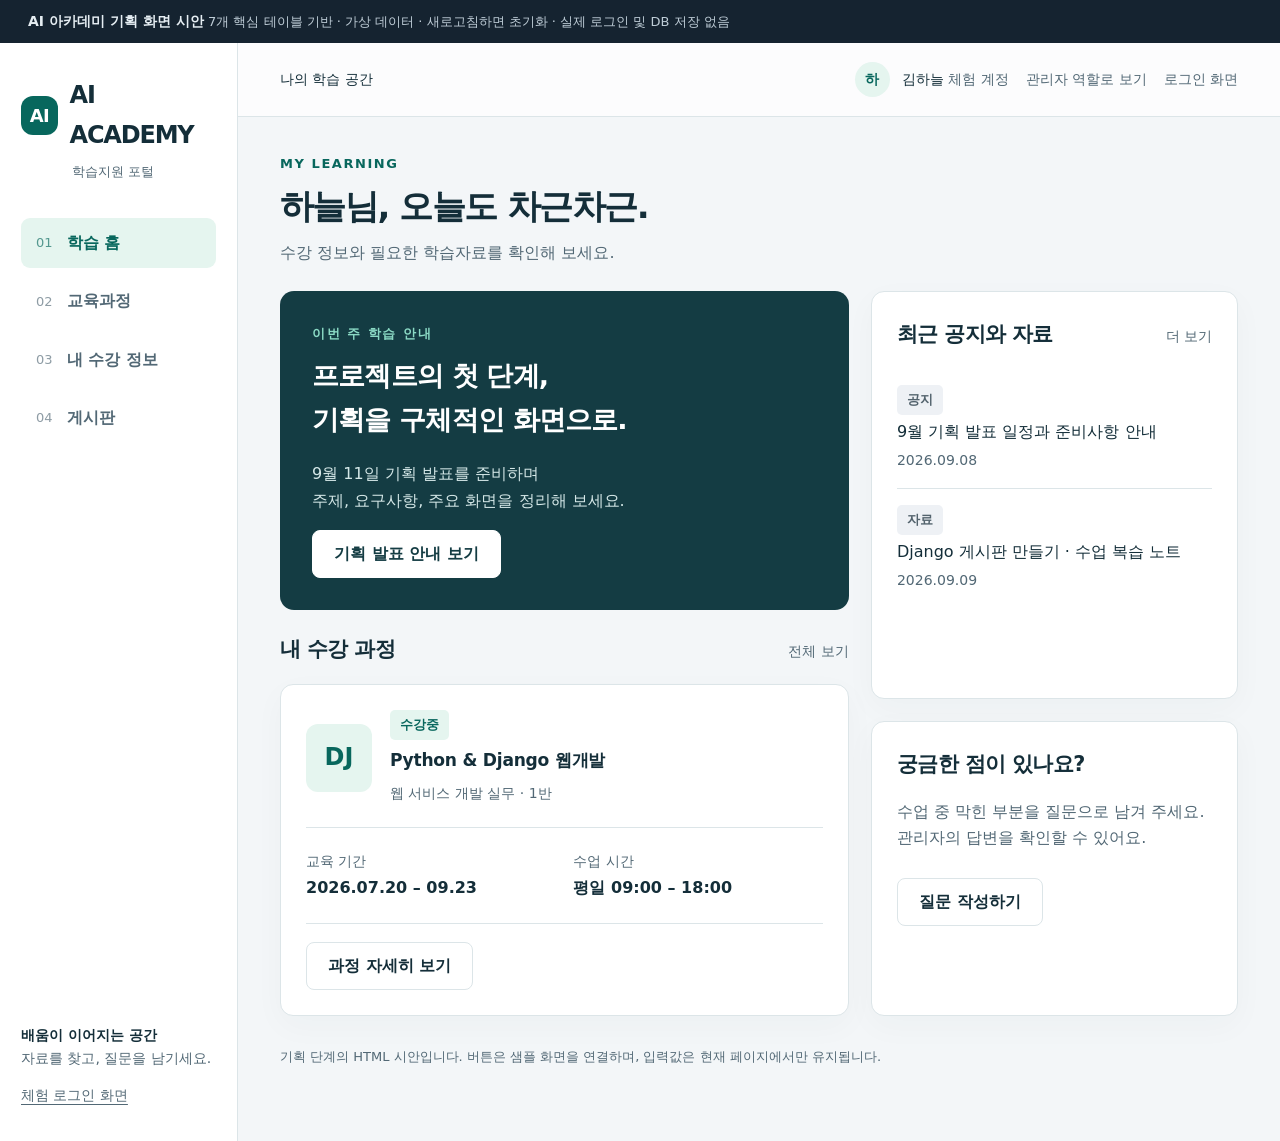
<file: index.html>
<!doctype html>
<html lang="ko">
<head>
<meta charset="utf-8"><meta name="viewport" content="width=device-width, initial-scale=1">
<title>AI 아카데미 · 학습지원 포털</title>
<meta name="description" content="회원, 교육과정, 개설강좌, 수강신청, 게시글, 답변, 첨부파일을 기반으로 구성한 AI 아카데미 학습지원 포털 화면 시안">
<style>
/* 01. 공통 디자인 값: 이후 Django 템플릿으로 옮길 때 이 CSS를 공통 파일로 분리합니다. */
:root{--ink:#142e39;--muted:#526875;--accent:#08675d;--soft:#e5f5ef;--line:#dce5e8;--bg:#f3f6f8;--paper:#fff;--shadow:0 10px 32px #14303908;font-family:"Pretendard","Noto Sans KR","Malgun Gothic",system-ui,sans-serif;color:var(--ink);font-size:16px}*{box-sizing:border-box}body{margin:0;background:var(--bg);line-height:1.65}button,input,select,textarea{font:inherit}button,a,input,select,textarea{-webkit-tap-highlight-color:transparent}button,a{touch-action:manipulation}button{cursor:pointer}a{color:inherit;text-decoration:none}button:focus-visible,a:focus-visible,input:focus-visible,select:focus-visible,textarea:focus-visible{outline:3px solid #148cba;outline-offset:4px}button:disabled{opacity:.55;cursor:not-allowed}.skip{position:absolute;top:-80px;padding:12px;background:white;z-index:100}.skip:focus{top:0}.review{background:#152330;color:#e5edf2;padding:10px 28px;display:flex;align-items:center;justify-content:space-between;gap:16px;font-size:.875rem}.review small{font-size:.8125rem;color:#bfcdd7}.switcher{display:flex;gap:5px;flex-wrap:wrap}.switcher button{border:1px solid #52616c;color:#dce7ed;background:transparent;padding:6px 15px;border-radius:6px;font-size:.875rem}.switcher button[aria-pressed=true]{background:white;color:#182b36;border-color:white}.layout{display:grid;grid-template-columns:238px minmax(0,1fr);min-height:calc(100vh - 60px)}.sidebar{background:white;border-right:1px solid var(--line);padding:33px 21px;display:flex;flex-direction:column}.brand{font-weight:800;letter-spacing:-.05em;font-size:1.5rem;display:flex;align-items:center;gap:12px}.brandmark{display:inline-grid;place-items:center;width:39px;height:39px;border-radius:12px;background:var(--accent);color:white;font-size:1.125rem;font-weight:750;letter-spacing:-.05em}.subbrand{margin:6px 0 35px 51px;font-size:.8125rem;color:var(--muted)}nav{display:grid;gap:8px}nav a{padding:12px 15px;color:var(--muted);font-weight:600;border-radius:9px;display:flex;align-items:center;gap:14px}nav a.active{background:var(--soft);color:var(--accent)}nav a:hover{background:var(--bg)}.navnumber{font-size:.8125rem;opacity:.65;font-weight:500}.sidebottom{margin-top:auto;padding-top:45px;color:var(--muted);font-size:.875rem}.sidebottom strong{display:block;color:var(--ink)}.sidebottom a{text-decoration:underline;text-underline-offset:4px}.workspace{min-width:0}.topbar{background:#ffffffbe;display:flex;align-items:center;justify-content:space-between;gap:12px;padding:19px 42px;border-bottom:1px solid var(--line);font-size:.875rem}.account{display:flex;gap:12px;align-items:center}.avatar{border-radius:50%;background:var(--soft);color:var(--accent);height:35px;width:35px;display:grid;place-items:center;font-weight:700}.topbar button{font-size:.875rem;background:none;border:0;color:var(--muted);padding:5px}.content{max-width:1320px;margin:auto;padding:36px 42px 60px}h1,h2,h3,p{margin-top:0}h1{font-size:2.125rem;line-height:1.3;letter-spacing:-.045em;margin-bottom:12px}h2{font-size:1.3rem;letter-spacing:-.03em;margin-bottom:18px}h3{font-size:1.07rem;line-height:1.5;letter-spacing:-.015em;margin-bottom:8px}.eyebrow{font-size:.8125rem;font-weight:750;letter-spacing:.12em;color:var(--accent);margin-bottom:9px}.lead{color:var(--muted);margin-bottom:26px}.heading{display:flex;justify-content:space-between;align-items:center;gap:20px;margin-bottom:25px}.heading p{margin-bottom:0}.btn{display:inline-flex;align-items:center;justify-content:center;gap:9px;border:1px solid var(--accent);background:var(--accent);color:white;padding:11px 21px;border-radius:8px;font-weight:650;line-height:1.5}.btn.secondary{background:white;color:var(--ink);border-color:var(--line)}.btn.ghost{background:transparent;color:var(--accent);border-color:transparent}.btn.danger{background:white;color:#b33c39;border-color:#eec8c5}.actions{display:flex;flex-wrap:wrap;gap:10px;align-items:center}.badge{display:inline-block;font-size:.8125rem;font-weight:650;background:var(--soft);color:var(--accent);padding:4px 10px;border-radius:5px}.badge.neutral{background:#eef1f5;color:#53636d}.badge.orange{background:#fff1de;color:#825314}.panel{background:var(--paper);border:1px solid var(--line);border-radius:13px;padding:25px;box-shadow:var(--shadow)}.grid{display:grid;grid-template-columns:1.55fr 1fr;gap:22px}.grid.equal{grid-template-columns:1fr 1fr}.stack{display:grid;gap:22px}.welcome{background:#143c43;color:white;padding:32px;border-radius:14px;position:relative;overflow:hidden}.welcome .eyebrow{color:#8ad9c4}.welcome p{color:#d4e7e7;max-width:590px}.welcome h2{font-size:1.7rem}.welcome .btn{background:white;color:#143c43;border-color:white}.coursehead{display:flex;gap:18px;align-items:center;margin-bottom:22px}.coursecode{font-size:1.5rem;font-weight:750;color:var(--accent);width:66px;height:68px;flex-shrink:0;display:grid;place-items:center;border-radius:12px;background:var(--soft)}.coursemeta{display:grid;grid-template-columns:1fr 1fr;gap:18px;padding:20px 0;border-top:1px solid var(--line);border-bottom:1px solid var(--line);margin:18px 0}.label,.meta{font-size:.875rem;color:var(--muted)}.value{font-weight:650}.coursemeta p{margin:2px 0}.listitem{display:flex;justify-content:space-between;gap:15px;padding:16px 0;border-bottom:1px solid var(--line)}.listitem:last-child{border:0}.listitem a:hover,.link:hover{color:var(--accent);text-decoration:underline}.listitem p{margin:4px 0 0}.listitem time{color:var(--muted);font-size:.875rem;white-space:nowrap}.paneltitle{display:flex;justify-content:space-between;align-items:baseline;gap:15px}.paneltitle .link{font-size:.875rem;color:var(--muted)}.checklist{padding-left:22px;color:var(--muted)}.checklist li{padding:7px 0}.toolbar{display:flex;gap:12px;flex-wrap:wrap;margin-bottom:22px}.toolbar input{flex:1;min-width:150px}.field{display:grid;gap:8px;margin-bottom:20px}.field label,fieldset legend{font-weight:650;font-size:.9375rem}.field small{font-size:.8125rem;color:var(--muted)}input,select,textarea{width:100%;background:white;color:var(--ink);border:1px solid #cbd6de;border-radius:7px;padding:11px 13px;min-height:46px}textarea{resize:vertical;min-height:170px}.toolbar select{width:135px}.tablewrap{overflow:auto}table{border-collapse:collapse;width:100%;text-align:left;font-size:.9375rem}th{color:var(--muted);font-size:.875rem;background:#f5f7f9;font-weight:550}th,td{padding:16px 15px;border-bottom:1px solid var(--line)}td.titlecell{min-width:220px;font-weight:600}td.nowrap{white-space:nowrap}.tablewrap .btn{font-size:.875rem;padding:6px 11px}.empty{text-align:center;padding:50px 15px;color:var(--muted)}.note{padding:15px 18px;background:var(--soft);color:var(--accent);font-size:.9375rem;border-radius:8px}.article{padding:34px}.article h1{font-size:1.85rem;margin:16px 0}.articlebody{white-space:pre-wrap;line-height:1.9;padding:28px 0;min-height:150px}.attachment{display:flex;align-items:center;justify-content:space-between;gap:15px;padding:15px 20px;border:1px solid var(--line);border-radius:8px;background:var(--bg)}.answer{border-left:3px solid var(--accent);padding:20px 24px;margin:25px 0;background:var(--soft);border-radius:0 8px 8px 0}.answer p{margin-bottom:0;white-space:pre-wrap}.login{max-width:470px;margin:35px auto}.login .brand{margin-bottom:25px}.login .btn{width:100%}.login h1{font-size:1.8rem}.statusline{display:flex;gap:14px;align-items:center;flex-wrap:wrap}.bottomnote{font-size:.8125rem;color:var(--muted);margin-top:30px}.toast{position:fixed;bottom:24px;left:50%;transform:translateX(-50%);background:#162b36;color:white;padding:15px 25px;border-radius:10px;z-index:20;box-shadow:0 5px 25px #0003;max-width:90vw}.formerror{color:#ae2c2c;margin:8px 0;font-size:.9375rem}.formrow{display:grid;grid-template-columns:1fr 1fr;gap:18px}.segmented{display:flex;gap:8px;flex-wrap:wrap}.segmented label{flex:1;border:1px solid var(--line);border-radius:7px;padding:10px 13px;cursor:pointer;white-space:nowrap}.segmented label:has(input:checked){background:var(--soft);border-color:var(--accent);color:var(--accent)}.segmented input{width:auto;min-height:0;margin-right:7px;accent-color:var(--accent)}fieldset{border:0;padding:0;margin:0 0 20px}fieldset legend{margin-bottom:9px}.inlinecheck{display:flex;align-items:center;gap:9px;font-size:.875rem}.inlinecheck input{width:auto;min-height:0;accent-color:var(--accent)}.numberbig{font-size:3.3rem;line-height:1.2;color:var(--accent);letter-spacing:-.06em}.outlinebox{padding:25px 0;border-bottom:1px solid var(--line)}.outlinebox:last-child{border:0}.reportpage{padding:44px;background:white;border:1px solid var(--line);margin-bottom:22px}.reportpage h2{font-size:1.7rem;margin:18px 0}.reportpage h3{margin-top:25px}.reportpage p{line-height:1.9}.reportheader{display:flex;justify-content:space-between;color:var(--accent);font-size:.875rem;padding-bottom:15px;border-bottom:1px solid var(--line)}
/* 02. 같은 기능이라도 주제에 맞춰 공간 구성과 색을 달리합니다. 사주안은 보고서 읽기에 집중합니다. */
body.saju{--ink:#30243d;--accent:#65437b;--soft:#f1eaf7;--line:#e3dce9;--bg:#f8f7fa;--muted:#6d6077}.saju .layout{display:block}.saju .sidebar{padding:22px 6%;flex-direction:row;justify-content:space-between;align-items:center;border-right:0;border-bottom:1px solid var(--line);gap:20px}.saju .subbrand,.saju .sidebottom{display:none}.saju nav{display:flex;flex-wrap:wrap}.saju .navnumber{display:none}.saju .topbar{padding:13px 6%;background:transparent}.saju .content{max-width:1160px;padding-top:25px}.saju h1{letter-spacing:-.045em}.saju .readingintro{background:#30243d;color:#fff;padding:30px;border-radius:12px}.saju .readingintro p{color:#dfd5e7}.saju .readingintro .eyebrow{color:#d8bbec}.saju .reporttitle{font-family:Georgia,"Batang",serif;font-size:2.2rem}.saju .grid{grid-template-columns:1.25fr 1fr}.saju .field input:focus,.saju .field select:focus{border-color:var(--accent)}.saju .pagecount{font-family:Georgia,serif;font-size:2.8rem;color:#dbcbe5}.saju .reportaside{position:sticky;top:25px;align-self:start}.saju .bodycopy{font-size:1.05rem;line-height:1.9;color:var(--muted)}[hidden]{display:none!important}
@media(min-width:1500px){.content{padding-top:48px}.sidebar{padding-top:37px}}
@media(max-width:1000px){.layout{grid-template-columns:190px minmax(0,1fr)}.sidebar{padding:25px 13px}.brand{font-size:1.2rem}.subbrand{margin-left:0}.content{padding:28px 24px}.topbar{padding:16px 24px}.grid,.saju .grid{grid-template-columns:1fr}.saju .reportaside{position:static}.saju .sidebar{padding:20px 24px;align-items:flex-start;flex-wrap:wrap}.saju .topbar{padding:14px 24px}}
@media(max-width:680px){.review{padding:12px 16px;flex-direction:column;align-items:flex-start;gap:9px}.review small{display:none}.layout{display:block}.sidebar{padding:17px 16px;border-right:0;border-bottom:1px solid var(--line)}.subbrand,.sidebottom{display:none}.sidebar nav{display:flex;margin-top:14px;gap:5px;flex-wrap:wrap}.sidebar nav a{padding:8px 10px;font-size:.875rem}.navnumber{display:none}.saju .sidebar{padding:17px 16px}.topbar,.saju .topbar{padding:13px 16px}.topbar .crumb{display:none}.content,.saju .content{padding:24px 16px 45px}.heading{align-items:flex-start;flex-direction:column;gap:14px}h1{font-size:1.8rem}.grid.equal,.formrow{grid-template-columns:1fr}.panel,.welcome,.article{padding:22px}.welcome h2{font-size:1.45rem}.coursemeta{gap:14px}.listitem{flex-wrap:wrap}.attachment{align-items:flex-start;flex-direction:column}.reportpage{padding:24px}.reporttitle{font-size:1.8rem!important}.account{flex-wrap:wrap}.toolbar input{min-width:120px}.reportheader{font-size:.8125rem;gap:15px}.login{margin:10px auto}.saju .sidebar nav{margin-top:0}}
@media print{@page{size:A4;margin:16mm}body{background:white;font-size:11pt}.review,.sidebar,.topbar,.heading,.noprint,.bottomnote,.toast,.skip{display:none!important}.layout,.workspace,.content,.saju .content{display:block!important;margin:0!important;padding:0!important;max-width:none!important}.reportpage{margin:0;padding:0;border:0;box-shadow:none;break-after:page}.reportpage:last-child{break-after:auto}.reportpage h2{font-size:21pt}.reportpage h3{font-size:13pt}.reportpage p{font-size:11pt;line-height:1.8}.reportpage .note{font-size:10pt}.reportheader{font-size:10pt}}
</style>
</head>
<body>
<a class="skip" href="#main">본문으로 바로가기</a>
<div class="review"><div><strong>AI 아카데미 기획 화면 시안</strong> <small>7개 핵심 테이블 기반 · 가상 데이터 · 새로고침하면 초기화 · 실제 로그인 및 DB 저장 없음</small></div></div>
<div class="layout"><aside class="sidebar" id="sidebar"></aside><div class="workspace"><header class="topbar" id="topbar"></header><main class="content" id="main" tabindex="-1"></main></div></div>
<div class="toast" id="toast" role="status" hidden></div>
<noscript>화면 이동을 위해 JavaScript를 활성화해 주세요. 이 파일은 외부 서버에 연결하지 않는 HTML 시안입니다.</noscript>
<script>
'use strict';
/* 03. 샘플 데이터입니다. 실제 구현 때에는 Django view가 DB에서 조회해 템플릿에 전달합니다.
   로그인 역할 변경, 글 저장, 체험 구매는 화면 확인용이며 보안 기능이 아닙니다.
   개인정보를 서버나 localStorage에 보내거나 저장하지 않습니다. */
const S={project:'academy',role:'student',filter:'전체',query:'',selected:1,paid:false,birth:null,edit:null,
 posts:[{id:1,type:'공지',title:'9월 기획 발표 일정과 준비사항 안내',author:'운영 관리자',date:'2026.09.08',body:'기획 발표는 9월 11일 금요일 점심 후에 진행합니다.\n\n주제와 요구사항을 정리하고, 데이터 모델과 주요 웹페이지 시안을 함께 준비해 주세요.\n\n구현 기간은 9월 14일부터 9월 23일까지이며, 결과 발표는 9월 23일 점심 후입니다.\n\n※ 이 게시글은 학습지원 포털 화면을 보여주기 위한 가상 공지입니다.',file:null},
 {id:2,type:'자료',title:'Django 게시판 만들기 · 수업 복습 노트',author:'운영 관리자',date:'2026.09.09',body:'게시판을 만드는 과정을 모델, 뷰, 템플릿 순서로 복습합니다.\n\n1. 모델에서 게시글의 데이터 구조를 정의합니다.\n2. 뷰에서 필요한 게시글을 조회합니다.\n3. 템플릿에서 조회한 내용을 표시합니다.\n\n첨부한 텍스트 파일은 다운로드 화면 확인용 샘플입니다.',file:'django_복습노트.txt'},
 {id:3,type:'질문',title:'마이그레이션을 언제 실행해야 하나요?',author:'김하늘',date:'2026.09.10',body:'모델에 작성일 컬럼을 추가했습니다.\n이때 makemigrations와 migrate를 모두 실행해야 하는지 궁금합니다.',answer:'모델의 필드 구성을 변경했다면 makemigrations로 변경 이력을 만들고, migrate로 DB에 적용합니다.\n먼저 변경 내용을 확인한 뒤 순서대로 실행해 보세요.',file:null},
 {id:4,type:'질문',title:'파일 크기 제한은 어디서 확인하나요?',author:'이도윤',date:'2026.09.10',body:'업로드하는 파일을 2MB 이하로 제한하고 싶습니다. 서버에서도 검사해야 할까요?',file:null}],
 inquiries:[]};
const $=s=>document.querySelector(s);
// 사용자 입력을 HTML로 넣기 전에 특수문자를 치환해 태그로 실행되는 것을 방지합니다.
const esc=v=>String(v??'').replace(/[&<>"']/g,c=>({'&':'&amp;','<':'&lt;','>':'&gt;','"':'&quot;',"'":'&#39;'}[c]));
// GitHub Pages에서도 별도 서버 없이 이동하도록 모든 주소를 AI 아카데미 해시 경로로 고정합니다.
const route=(p)=>`#academy/${p}`;
const link=(p,label,cls='btn')=>`<a class="${cls}" href="${route(p)}">${label}</a>`;
const badge=(t,neutral=false)=>`<span class="badge ${neutral?'neutral':''}">${esc(t)}</span>`;
function toast(t){$('#toast').textContent=t;$('#toast').hidden=false;clearTimeout(toast.timer);toast.timer=setTimeout(()=>$('#toast').hidden=true,3500)}
function go(page){const h=route(page);if(location.hash===h)render();else location.hash=h}
function heading(k,t,desc='',action=''){return `<div class="heading"><div><div class="eyebrow">${k}</div><h1>${t}</h1>${desc?`<p class="lead">${desc}</p>`:''}</div>${action}</div>`}
function shell(page){
 const academy=true;S.project='academy';document.body.classList.remove('saju');
 // 화면 메뉴는 회원·과정·개설강좌·수강신청·게시판 관련 핵심 기능만 보여줍니다.
 const menu=[['home','학습 홈'],['courses','교육과정'],['mine','내 수강 정보'],['board','게시판']];
 document.querySelectorAll('[data-project]').forEach(b=>b.setAttribute('aria-pressed',String(b.dataset.project===S.project)));
 $('#sidebar').innerHTML=`<a class="brand" href="${route(academy?'home':'input')}"><span class="brandmark">${academy?'AI':'담'}</span>${academy?'AI ACADEMY':'사주담'}</a><div class="subbrand">학습지원 포털</div><nav aria-label="주요 메뉴">${menu.map(([p,t],i)=>`<a href="${route(p)}" class="${page===p||(p==='board'&&['post','write'].includes(page))||(p==='summary'&&page==='report')?'active':''}"><span class="navnumber">0${i+1}</span>${t}</a>`).join('')}</nav><div class="sidebottom"><strong>배움이 이어지는 공간</strong><p>자료를 찾고, 질문을 남기세요.</p><a href="${route('login')}">체험 로그인 화면</a></div>`;
 $('#topbar').innerHTML=`<span class="crumb">${academy?'나의 학습 공간':'나를 돌아보는 작은 기록'}</span><div class="account"><span class="avatar">${S.role==='admin'?'관':'하'}</span><span>${S.role==='admin'?'운영 관리자':'김하늘'} <span class="meta">체험 계정</span></span><button data-action="role">${S.role==='admin'?'수강생 역할로 보기':'관리자 역할로 보기'}</button><a href="${route('login')}" class="meta">로그인 화면</a></div>`;
}
function bottom(){return `<p class="bottomnote">기획 단계의 HTML 시안입니다. 버튼은 샘플 화면을 연결하며, 입력값은 현재 페이지에서만 유지됩니다.</p>`}
function courseCard(code,title,subtitle){return `<div class="panel"><div class="coursehead"><div class="coursecode">${code}</div><div>${badge('수강중')}<h3 style="margin-top:8px">${title}</h3><div class="meta">${subtitle}</div></div></div><div class="coursemeta"><div><p class="label">교육 기간</p><p class="value">2026.07.20 – 09.23</p></div><div><p class="label">수업 시간</p><p class="value">평일 09:00 – 18:00</p></div></div>${link('course','과정 자세히 보기','btn secondary')}</div>`}
function home(){return heading('MY LEARNING','하늘님, 오늘도 차근차근.','수강 정보와 필요한 학습자료를 확인해 보세요.')+`<div class="grid"><div class="stack"><section class="welcome"><div class="eyebrow">이번 주 학습 안내</div><h2>프로젝트의 첫 단계,<br>기획을 구체적인 화면으로.</h2><p>9월 11일 기획 발표를 준비하며<br>주제, 요구사항, 주요 화면을 정리해 보세요.</p>${link('post/1','기획 발표 안내 보기')}</section><section><div class="paneltitle"><h2>내 수강 과정</h2>${link('mine','전체 보기','link')}</div>${courseCard('DJ','Python & Django 웹개발','웹 서비스 개발 실무 · 1반')}</section></div><div class="stack"><section class="panel"><div class="paneltitle"><h2>최근 공지와 자료</h2>${link('board','더 보기','link')}</div>${S.posts.filter(p=>p.type!=='질문').map(p=>`<div class="listitem"><div>${badge(p.type,true)}<p><a href="${route('post/'+p.id)}">${esc(p.title)}</a></p><p class="meta">${p.date}</p></div></div>`).join('')}</section><section class="panel"><h2>궁금한 점이 있나요?</h2><p class="lead">수업 중 막힌 부분을 질문으로 남겨 주세요. 관리자의 답변을 확인할 수 있어요.</p>${link('write','질문 작성하기','btn secondary')}</section></div></div>`}
function courses(){return heading('COURSES','교육과정','교육 내용과 실제 개설반을 함께 확인하세요.')+`<div class="grid equal">${courseCard('DJ','Python & Django 웹개발','게시판과 데이터베이스로 만드는 웹 서비스')}<section class="panel"><div class="coursehead"><div class="coursecode">DB</div><div>${badge('개설예정',true)}<h3 style="margin-top:8px">데이터베이스 설계 기초</h3><div class="meta">관계형 데이터 모델과 SQL</div></div></div><p class="lead">개념 모델부터 SQL 작성까지, 데이터의 구조를 차근차근 익힙니다.</p><div class="coursemeta"><div><p class="label">교육 기간</p><p class="value">2026.10.05 – 10.30</p></div><div><p class="label">수준</p><p class="value">입문</p></div></div>${link('course-db','과정 자세히 보기','btn secondary')}</section></div>`}
function course(db=false){return heading('COURSE DETAIL',db?'데이터베이스 설계 기초':'Python & Django 웹개발',db?'관계형 데이터의 구조와 SQL을 익히는 과정':'파이썬 기초를 웹서비스 구현으로 연결하는 과정',link('courses','목록으로','btn secondary'))+`<div class="grid"><section class="panel"><h2>과정 소개</h2><p class="lead">${db?'업무 요구사항을 데이터 관계로 표현하고, SQL로 생성·입력·조회하는 방법을 배웁니다.':'모델, 뷰, 템플릿의 역할을 이해하고 게시판과 파일 첨부 기능이 있는 웹서비스를 만듭니다.'}</p><h2>주요 학습 내용</h2><ol class="checklist">${(db?['요구사항과 개념 모델','논리·물리 모델 및 제약조건','DDL·DML·DQL 작성','관계 조회와 데이터 검증']:['Python과 Django MTV','모델 관계와 ORM 조회','게시판과 파일 업로드','Git 변경 이력과 실행 안내']).map(t=>`<li>${t}</li>`).join('')}</ol></section><section class="panel"><h2>개설반 안내</h2>${badge(db?'개설예정':'진행중')}<h3 style="margin-top:18px">${db?'DB 설계 기초 1반':'Django 웹개발 1반'}</h3><div class="coursemeta"><div><p class="label">시작일</p><p class="value">${db?'2026.10.05':'2026.07.20'}</p></div><div><p class="label">종료일</p><p class="value">${db?'2026.10.30':'2026.09.23'}</p></div></div><p class="meta">수강등록은 관리자가 진행합니다.</p>${link('mine','내 수강 정보 확인','btn secondary')}</section></div>`}
function mine(){return heading('MY COURSES','내 수강 정보','본인 계정에 등록된 과정만 표시합니다.')+`<section class="panel"><div class="paneltitle"><h2>등록한 과정 <span class="badge">1</span></h2><span class="meta">김하늘 수강생</span></div><div class="tablewrap"><table><thead><tr><th>교육과정 / 개설반</th><th>교육 기간</th><th>수강 상태</th><th>상세</th></tr></thead><tbody><tr><td class="titlecell">Python & Django 웹개발<div class="meta">Django 웹개발 1반</div></td><td>2026.07.20 – 09.23</td><td>${badge('수강중')}</td><td>${link('course','보기','btn secondary')}</td></tr></tbody></table></div><p class="meta" style="margin-top:20px">등록 정보가 다르면 게시판에 문의해 주세요.</p></section>`}
function board(){let ps=S.posts.filter(p=>(S.filter==='전체'||p.type===S.filter)&&p.title.toLowerCase().includes(S.query.toLowerCase())).slice().reverse();return heading('COMMUNITY','공지 · 자료 · 질문','학습에 필요한 자료를 찾고 궁금한 점을 나눠 보세요.',link('write',S.role==='admin'?'게시글 작성':'질문 작성'))+`<section class="panel"><form id="search" class="toolbar"><label class="skip" for="category">분류</label><select id="category" name="category">${['전체','공지','자료','질문'].map(t=>`<option ${S.filter===t?'selected':''}>${t}</option>`).join('')}</select><label class="skip" for="query">제목 검색</label><input id="query" name="query" type="search" value="${esc(S.query)}" placeholder="제목으로 검색하세요"><button class="btn" type="submit">검색</button></form><div class="tablewrap"><table><thead><tr><th>분류</th><th>제목</th><th>작성자</th><th>등록일</th><th>답변</th></tr></thead><tbody>${ps.map(p=>`<tr><td>${badge(p.type,p.type==='공지')}</td><td class="titlecell"><a class="link" href="${route('post/'+p.id)}">${esc(p.title)}</a>${p.file?' <span class="meta">첨부</span>':''}</td><td class="nowrap">${esc(p.author)}</td><td class="nowrap">${p.date}</td><td class="nowrap">${p.type==='질문'?badge(p.answer?'답변 완료':'답변 대기',!p.answer):'—'}</td></tr>`).join('')}</tbody></table></div>${!ps.length?'<div class="empty">검색 결과가 없습니다. 다른 검색어를 입력해 주세요.</div>':''}<div class="meta" style="margin-top:16px">총 ${ps.length}건</div></section>`}
function post(){const p=S.posts.find(x=>x.id===S.selected);if(!p)return heading('COMMUNITY','게시글을 찾을 수 없습니다.','삭제되었거나 존재하지 않는 글입니다.',link('board','목록으로'));let own=S.role==='admin'||p.author==='김하늘';return `<div class="heading">${link('board','게시판 목록','btn ghost')}<span class="meta">${p.type} 상세</span></div><article class="panel article">${badge(p.type)}<h1>${esc(p.title)}</h1><div class="meta">${esc(p.author)} &nbsp; ${p.date}</div><div class="articlebody">${esc(p.body)}</div>${p.file?`<div class="attachment"><div><strong>${esc(p.file)}</strong><div class="meta">화면 확인용 첨부파일</div></div><button class="btn secondary" data-action="download">샘플 다운로드</button></div>`:''}${p.type==='질문'?`<div class="answer"><h3>${p.answer?'관리자 답변':'답변을 기다리고 있어요'}</h3><p>${esc(p.answer||'관리자가 내용을 확인한 뒤 답변을 남깁니다.')}</p></div>${S.role==='admin'?`<form id="answer"><div class="field"><label for="answertext">관리자 답변</label><textarea id="answertext" name="answer" required>${esc(p.answer||'')}</textarea></div><button class="btn" type="submit">답변 저장</button></form>`:''}`:''}<div class="actions" style="margin-top:28px">${link('board','목록으로','btn secondary')}${own?'<button class="btn secondary" data-action="edit">수정</button><button class="btn danger" data-action="delete">삭제</button>':''}</div></article>`}
function write(){let p=S.edit?S.posts.find(p=>p.id===S.edit):null;return heading('WRITE',p?'게시글 수정':S.role==='admin'?'게시글 작성':'질문 작성','수업과 관련된 내용을 남겨 주세요.',link('board','취소','btn secondary'))+`<form class="panel" id="write"><div class="field"><label for="ptype">분류</label><select id="ptype" name="type">${(S.role==='admin'?['공지','자료','질문']:['질문']).map(t=>`<option ${p?.type===t?'selected':''}>${t}</option>`).join('')}</select></div><div class="field"><label for="ptitle">제목</label><input id="ptitle" name="title" required maxlength="100" value="${esc(p?.title||'')}" placeholder="핵심 내용을 한 문장으로 적어 주세요"></div><div class="field"><label for="pbody">내용</label><textarea id="pbody" name="body" required placeholder="어떤 과정에서 어려움이 있었나요?">${esc(p?.body||'')}</textarea></div><div class="field"><label for="pfile">첨부파일 · 선택</label><input id="pfile" name="file" type="file" accept=".pdf,.txt,.png,.jpg,.jpeg"><small>2MB 이하, PDF·TXT·PNG·JPG. 시안에서는 이름만 표시하며 파일을 업로드하지 않습니다.</small>${p?.file?`<small>현재 첨부: ${esc(p.file)}</small><label class="inlinecheck"><input type="checkbox" name="removeFile"> 기존 첨부 제거</label>`:''}</div><p class="formerror" id="writeerror" role="alert"></p><div class="actions"><button class="btn" type="submit">${p?'수정 저장':'등록하기'}</button>${link('board','취소','btn secondary')}</div></form>`}
function login(){return `<section class="panel login"><div class="brand"><span class="brandmark">${S.project==='academy'?'AI':'담'}</span>${S.project==='academy'?'AI ACADEMY':'사주담'}</div><h1>반가워요.<br>나의 공간으로 들어오세요.</h1><p class="lead">실제 계정 정보 없이 화면을 체험해 보세요.</p><form id="login"><div class="field"><label for="demorole">체험 계정</label><select name="role" id="demorole"><option value="student">김하늘 · 사용자</option><option value="admin">운영 관리자</option></select></div><button class="btn" type="submit">체험 로그인</button></form><p class="meta" style="margin-top:22px">회원가입과 실제 인증은 연결하지 않은 기획 시안입니다.</p></section>`}
function birthLabel(){return S.birth?`${esc(S.birth.nickname)} · ${esc(S.birth.date)} · ${S.birth.calendar==='lunar'?'음력':'양력'}${S.birth.leap?' 윤달':''} · ${S.birth.unknown?'시간 모름':esc(S.birth.time)}`:'샘플 사용자 · 1995.05.20 · 양력 · 09:30'}
function inputPage(){return heading('A MOMENT FOR YOURSELF','나의 이야기를 시작해 볼까요?','출생 정보를 입력하고 보고서의 구성과 흐름을 살펴보세요.')+`<div class="grid"><form class="panel" id="birth"><h2>출생 정보</h2><div class="field"><label for="nickname">이름 또는 별명</label><input id="nickname" name="nickname" maxlength="20" required value="하늘" autocomplete="off"></div><div class="field"><label for="birthdate">생년월일</label><input id="birthdate" name="date" inputmode="numeric" required pattern="[0-9]{4}-[0-9]{2}-[0-9]{2}" placeholder="1995-05-20" value="1995-05-20"><small>YYYY-MM-DD 형식으로 입력하세요.</small></div><fieldset><legend>달력 구분</legend><div class="segmented"><label><input type="radio" name="calendar" value="solar" checked>양력</label><label><input type="radio" name="calendar" value="lunar">음력</label></div></fieldset><label class="inlinecheck" style="margin-bottom:20px"><input type="checkbox" name="leap" id="leap" disabled>음력 윤달에 태어났어요</label><div class="field"><label for="birthtime">태어난 시간</label><input id="birthtime" name="time" type="time" value="09:30"><label class="inlinecheck"><input type="checkbox" name="unknown" id="unknown">태어난 시간을 몰라요</label></div><p class="formerror" id="birtherror" role="alert"></p><button class="btn" type="submit">요약 화면 체험하기</button><p class="meta" style="margin-top:15px">실제 사주 계산 없이 같은 예시 보고서를 보여줍니다. 가상 정보로 체험해 주세요.</p></form><aside class="stack reportaside"><section class="readingintro"><div class="eyebrow">YOUR READING</div><h2 class="reporttitle">천천히 읽고,<br>나를 돌아보는 시간.</h2><p>짧은 요약으로 먼저 살펴보고,<br>더 궁금하다면 상세 보고서를 읽어 보세요.</p><div class="statusline"><span class="pagecount">02</span><span>페이지 구성의<br>상세 리포트</span></div></section><section class="panel"><h2>보고서에 담을 내용</h2><div class="outlinebox"><strong>01 성향과 나의 방식</strong><p class="meta">익숙한 행동을 돌아보는 질문</p></div><div class="outlinebox"><strong>02 관계와 생활 조언</strong><p class="meta">일상에서 생각해 볼 작은 실천</p></div><p class="meta">전통적 해석을 활용한 재미와 자기성찰 콘텐츠를 기획합니다. 미래를 확정적으로 예측하지 않습니다.</p></section></aside></div>`}
function summary(){return heading('YOUR SUMMARY','나를 돌아보는 첫 페이지',birthLabel())+`<div class="grid"><section class="panel article">${badge('디자인용 예시 · 실제 풀이 아님')}<h2 class="reporttitle" style="margin-top:24px">차분히 살펴보고,<br>나의 속도로 나아가기.</h2><p class="bodycopy">아래 문장은 보고서의 말투와 분량을 보여주기 위한 공통 예시입니다. 입력한 생년월일을 해석한 결과가 아닙니다.</p><div class="outlinebox"><h3>나의 선택 방식</h3><p class="bodycopy">결정을 앞두고 무엇을 먼저 확인하는지 떠올려 보세요. 충분한 정보가 필요한 순간과, 작은 시도를 먼저 해 볼 수 있는 순간을 구분해 보는 것도 좋습니다.</p></div><div class="outlinebox"><h3>이번에 생각해 볼 질문</h3><p class="bodycopy">지금 하고 싶은 일 가운데, 오늘 10분 안에 시작할 수 있는 것은 무엇인가요?</p></div></section><aside class="panel reportaside"><div class="eyebrow">FULL REPORT</div><h2>상세 리포트</h2><p class="lead">성향과 생활 조언을<br>2쪽 구성의 문서로 읽어 보세요.</p><ul class="checklist"><li>성향을 돌아보는 설명</li><li>관계와 소통을 위한 질문</li><li>나에게 맞는 작은 실천</li></ul><div class="note">체험용 상세 열람<br>실제 금액 청구는 없습니다.</div><div style="margin-top:22px">${S.paid?link('report','상세 보고서 열기'):'<button class="btn" data-action="buy">체험 구매하고 상세 보기</button>'}</div><p class="meta" style="margin-top:18px">시안에서는 모든 사용자가 같은 예시 내용을 봅니다.</p></aside></div>`}
function report(){if(!S.paid)return heading('FULL REPORT','상세 열람 전입니다.','요약 화면에서 체험 구매 후 보고서를 확인하세요.',link('summary','요약 화면으로'));return heading('FULL REPORT','나의 상세 리포트','디자인용 공통 예시 · 실제 사주 계산 결과가 아닙니다.','<button class="btn" data-action="print">인쇄 / PDF로 저장</button>')+`<div class="noprint note" style="margin-bottom:22px">브라우저 인쇄 창에서 ‘PDF로 저장’을 선택할 수 있습니다. 실제 서비스의 자동 PDF 다운로드는 추후 구현 대상입니다.</div><article class="reportpage"><div class="reportheader"><span>사주담 · PERSONAL READING</span><span>01 / 02</span></div><div class="eyebrow" style="margin-top:25px">디자인용 예시 보고서</div><h2>나의 성향과 선택을 돌아보기</h2><p class="meta">${birthLabel()}</p><div class="note">입력 정보는 표지에만 표시합니다. 아래 내용은 모든 사용자에게 같은 문장으로 제공하는 샘플이며, 계산된 사주풀이가 아닙니다.</div><h3>생각의 속도와 결정의 방식</h3><p>어떤 선택은 충분한 정보를 모은 뒤 내리는 편이 편안하고, 어떤 선택은 작게 시도해 본 뒤 조정할 수 있습니다. 최근의 결정을 떠올리며 내가 무엇을 기준으로 판단했는지 적어 보세요. 결과보다 그때의 생각을 살펴보는 데 의미를 두어도 좋습니다.</p><h3>집중하기 좋은 환경</h3><p>일을 시작하기 쉬웠던 장소와 시간대를 떠올려 보세요. 조용한 공간, 짧은 작업 시간, 분명한 마감처럼 나에게 도움이 되었던 조건을 찾아볼 수 있습니다. 모든 조건을 한 번에 바꾸기보다 하나만 조정해 보는 방법도 있습니다.</p><h3>나에게 남기는 질문</h3><p>최근에 만족스러웠던 선택은 무엇인가요?<br>그 선택에서 다음에도 지키고 싶은 기준은 무엇인가요?<br>오늘 시작할 수 있는 가장 작은 행동은 무엇인가요?</p><p class="meta">전통적 해석을 활용한 콘텐츠 서비스의 화면 예시입니다. 확정적인 예측이나 전문적 판단을 제공하지 않습니다.</p></article><article class="reportpage"><div class="reportheader"><span>사주담 · PERSONAL READING</span><span>02 / 02</span></div><h2>관계와 일상에 적용해 보기</h2><h3>내가 편안하게 소통하는 방법</h3><p>대화를 나눈 뒤 편안했던 순간을 떠올려 보세요. 충분히 설명할 시간이 있었는지, 상대의 이야기를 먼저 들었는지, 질문을 주고받았는지 살펴볼 수 있습니다. 나에게 필요한 소통 방식을 알아차리면 상대에게도 더 구체적으로 표현할 수 있습니다.</p><h3>작은 실천 한 가지</h3><p>이번 주에 바꾸고 싶은 일 한 가지를 골라 보세요. 막연한 목표 대신 언제, 어디서, 얼마나 해 볼지 적어 봅니다. 예를 들어 하루 10분 동안 배운 내용을 세 문장으로 정리하는 식입니다. 실행한 뒤에는 부담이 적절했는지 확인해 보세요.</p><h3>기록해 둘 내용</h3><p>내가 선택한 작은 실천: ________________________<br><br>시작할 시간과 장소: ___________________________<br><br>해 본 뒤 느낀 점: ______________________________</p><div class="note">이 보고서는 문서 구성과 인쇄 흐름을 확인하는 공통 샘플입니다. 서비스 구현 시 계산 도구와 해석 기준을 검증한 뒤 실제 콘텐츠를 연결합니다.</div></article><div class="actions noprint">${link('history','내 보고서','btn secondary')}${link('inquiry','보고서 문의하기','btn ghost')}</div>`}
function history(){return heading('MY REPORTS','내 보고서','내가 만든 기록을 다시 확인하세요.')+`<section class="panel"><div class="tablewrap"><table><thead><tr><th>보고서</th><th>생성일</th><th>열람 상태</th><th>보기</th></tr></thead><tbody><tr><td class="titlecell">${S.birth?esc(S.birth.nickname):'하늘'}님의 예시 리포트<div class="meta">공통 샘플 · 실제 풀이 아님</div></td><td>2026.09.10</td><td>${badge(S.paid?'상세 열람 가능':'무료 요약',!S.paid)}</td><td>${link(S.paid?'report':'summary','보고서 보기','btn secondary')}</td></tr></tbody></table></div></section>`}
function inquiry(){return heading('QUESTIONS','보고서 문의','화면과 보고서 이용에 관한 질문을 남겨 주세요.')+`<div class="grid"><form id="inquiry" class="panel"><h2>새 문의 작성</h2><div class="field"><label for="ititle">제목</label><input id="ititle" name="title" required maxlength="100" placeholder="어떤 점이 궁금하신가요?"></div><div class="field"><label for="ibody">문의 내용</label><textarea id="ibody" name="body" required placeholder="궁금한 내용을 적어 주세요"></textarea></div><p class="meta">민감한 개인정보는 적지 마세요. 입력한 문의는 새로고침하면 초기화됩니다.</p><button class="btn" type="submit">문의 등록</button></form><section class="panel"><h2>내 문의 내역</h2>${S.inquiries.length?S.inquiries.map((x,i)=>`<div class="outlinebox">${badge(x.answer?'답변 완료':'답변 대기',!x.answer)}<h3 style="margin-top:12px">${esc(x.title)}</h3><p style="white-space:pre-wrap">${esc(x.body)}</p>${x.answer?`<div class="answer"><strong>관리자 답변</strong><p>${esc(x.answer)}</p></div>`:S.role==='admin'?`<form class="inquiry-answer" data-index="${i}"><div class="field"><label for="ia${i}">답변</label><textarea id="ia${i}" name="answer" required></textarea></div><button class="btn secondary" type="submit">답변 저장</button></form>`:''}</div>`).join(''):'<div class="empty">아직 등록한 문의가 없습니다.</div>'}</section></div>`}
/* 04. 해시 주소로 화면을 바꿉니다. 한 HTML 파일에서도 뒤로가기와 메뉴 이동이 가능합니다.
   실제 구현 때에는 각 함수의 HTML을 templates/*.html로 나누고 URL을 Django urls.py에 연결합니다. */
function render(){
 S.project='academy';
 const parts=location.hash.slice(1).split('/');
 const page=parts[1]||'home';
 if(parts[2])S.selected=Number(parts[2]);
 shell(page);
 // Django 구현 단계에서는 아래 화면 함수를 templates 폴더의 HTML 파일로 분리합니다.
 const pages={home,courses,course:()=>course(),'course-db':()=>course(true),mine,board,post,write,login};
 $('#main').innerHTML=(pages[page]||pages.home)()+bottom();
 document.title='AI 아카데미 · '+({home:'학습 홈',courses:'교육과정',course:'과정 상세','course-db':'과정 상세',mine:'내 수강 정보',board:'게시판',post:'게시글 상세',write:'게시글 작성',login:'로그인'}[page]||'학습지원 포털');
 window.scrollTo(0,0);
}
window.addEventListener('hashchange',render);
// 버튼 동작은 한 곳에 모았습니다. DB 저장·다운로드 권한 검사는 나중에 서버에서도 구현해야 합니다.
document.addEventListener('click',ev=>{const b=ev.target.closest('button');if(!b)return;
 if(b.dataset.project){S.project=b.dataset.project;S.edit=null;go(S.project==='academy'?'home':'input');return}
 const a=b.dataset.action;if(!a)return;
 if(a==='role'){S.role=S.role==='admin'?'student':'admin';render();toast('화면 확인용 역할을 변경했습니다. 실제 인증은 아닙니다.');}
 if(a==='edit'){S.edit=S.selected;go('write')}
 if(a==='delete'){const p=S.posts.find(x=>x.id===S.selected);if(p&&(S.role==='admin'||p.author==='김하늘')&&confirm('이 샘플 게시글을 삭제할까요?')){S.posts=S.posts.filter(x=>x.id!==S.selected);go('board');toast('샘플 게시글을 삭제했습니다.')}}
 if(a==='buy'){S.paid=true;go('report');toast('체험 열람을 완료했습니다. 실제 결제는 없습니다.');}
 if(a==='print')window.print();
 if(a==='download'){const blob=new Blob(['Django 학습자료 샘플\n\n모델: 데이터 구조\n뷰: 요청 처리\n템플릿: 화면 표시\n\n이 파일은 HTML 기획 시안의 다운로드 확인용입니다.'],{type:'text/plain;charset=utf-8'});let u=URL.createObjectURL(blob),el=document.createElement('a');el.href=u;el.download='django_복습노트_샘플.txt';el.click();setTimeout(()=>URL.revokeObjectURL(u),1000);toast('원본 첨부가 아닌 시연용 텍스트 샘플입니다.');}
});
document.addEventListener('click',ev=>{const a=ev.target.closest('a');if(a?.classList.contains('skip')){ev.preventDefault();$('#main').focus();return}if(a?.getAttribute('href')===route('write'))S.edit=null});
document.addEventListener('change',ev=>{if(ev.target.name==='calendar'){let lunar=ev.target.value==='lunar';$('#leap').disabled=!lunar;if(!lunar)$('#leap').checked=false}if(ev.target.id==='unknown')$('#birthtime').disabled=ev.target.checked;});
document.addEventListener('submit',ev=>{ev.preventDefault();const f=ev.target,d=new FormData(f);
 if(f.id==='login'){S.role=d.get('role');go(S.project==='academy'?'home':'input');toast('체험 계정으로 화면을 열었습니다.');}
 if(f.id==='search'){S.filter=d.get('category');S.query=d.get('query').trim();render()}
 if(f.id==='write'){let title=d.get('title').trim(),body=d.get('body').trim(),file=d.get('file');if(!title||!body){$('#writeerror').textContent='제목과 내용을 입력해 주세요.';return}if(file?.size>2*1024*1024||file?.name&&!/\.(pdf|txt|png|jpe?g)$/i.test(file.name)){$('#writeerror').textContent='2MB 이하 PDF·TXT·PNG·JPG 파일을 선택해 주세요.';return}let p=S.posts.find(x=>x.id===S.edit);if(p){if(S.role!=='admin'&&p.author!=='김하늘')return;Object.assign(p,{title,body,type:d.get('type'),file:file?.name||(d.get('removeFile')?null:p.file)});}else{p={id:Math.max(...S.posts.map(x=>x.id),0)+1,type:S.role==='admin'?d.get('type'):'질문',title,body,author:S.role==='admin'?'운영 관리자':'김하늘',date:'2026.09.10',file:file?.name||null};S.posts.push(p)}S.edit=null;go('post/'+p.id);toast('현재 시안에만 저장했습니다. 새로고침하면 초기화됩니다.');}
 if(f.id==='answer'&&S.role==='admin'){let answer=d.get('answer').trim();if(!answer)return;S.posts.find(x=>x.id===S.selected).answer=answer;render();toast('샘플 답변을 저장했습니다.')}
 if(f.id==='birth'){const date=d.get('date'),calendar=d.get('calendar');let [y,m,day]=date.split('-').map(Number),dt=new Date(Date.UTC(y,m-1,day));let invalid=y<1900||y>2026||m<1||m>12||day<1||day>(calendar==='lunar'?30:31);if(calendar==='solar')invalid=invalid||dt.getUTCFullYear()!==y||dt.getUTCMonth()!==m-1||dt.getUTCDate()!==day||date>'2026-09-10';if(invalid){$('#birtherror').textContent='날짜를 확인해 주세요. 시안은 1900~2026년 범위의 기본 입력만 확인합니다.';return}if(!d.get('unknown')&&!d.get('time')){$('#birtherror').textContent='시간을 입력하거나 시간 모름을 선택해 주세요.';return}S.birth={nickname:d.get('nickname').trim()||'사용자',date,calendar,leap:!!d.get('leap'),time:d.get('time'),unknown:!!d.get('unknown')};S.paid=false;go('summary');toast('계산 없이 공통 예시를 표시합니다. 음력·윤달의 실제 유효성은 미검증입니다.');}
 if(f.id==='inquiry'){const title=d.get('title').trim(),body=d.get('body').trim();if(!title||!body){toast('제목과 내용을 입력해 주세요.');return}S.inquiries.push({title,body});render();toast('샘플 문의를 등록했습니다.');}
 if(f.classList.contains('inquiry-answer')&&S.role==='admin'){let answer=d.get('answer').trim();if(answer){S.inquiries[Number(f.dataset.index)].answer=answer;render();toast('답변을 저장했습니다.')}}
});
render();
/* 기획 단계 범위: 주요 웹페이지 디자인(HTML)
   구현 단계에서는 Django와 SQLite를 연결하여 로그인, 수강조회, 게시판 데이터를 처리합니다. */
</script>
</body></html>
</file>
